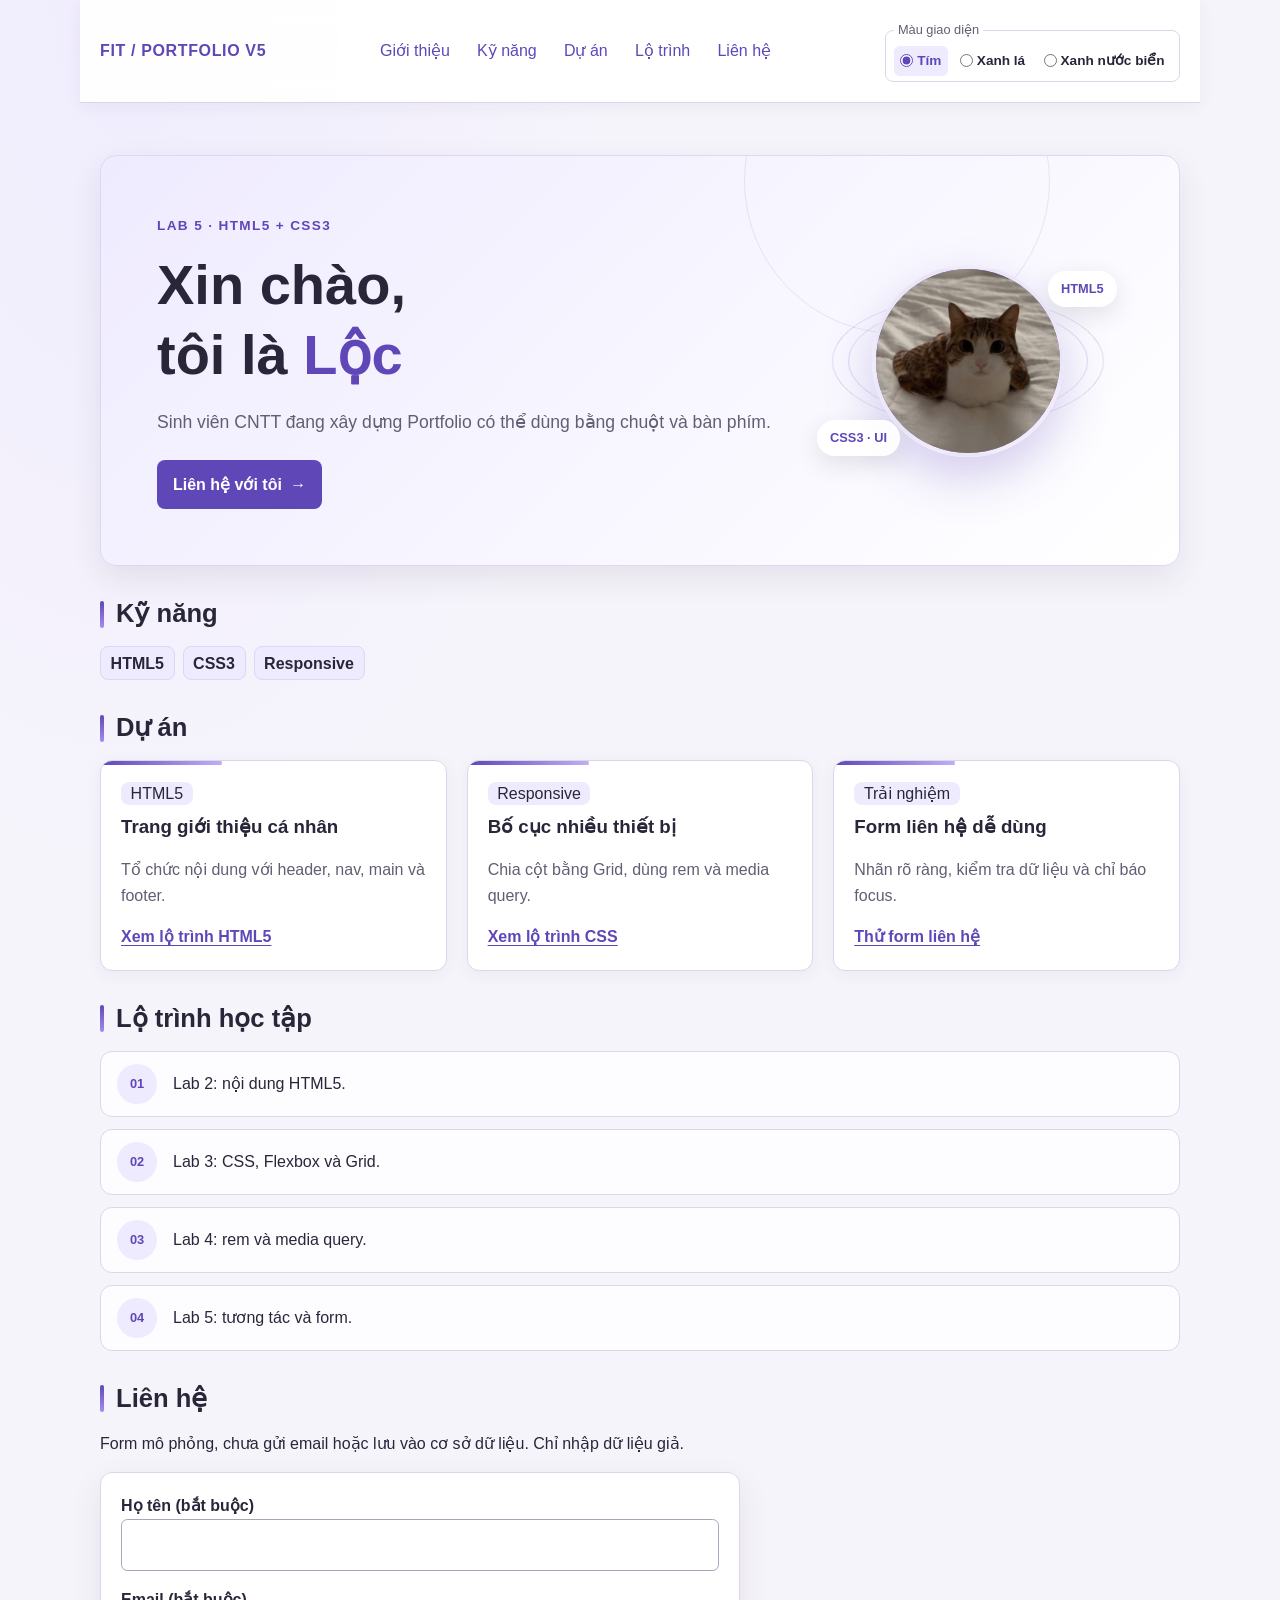
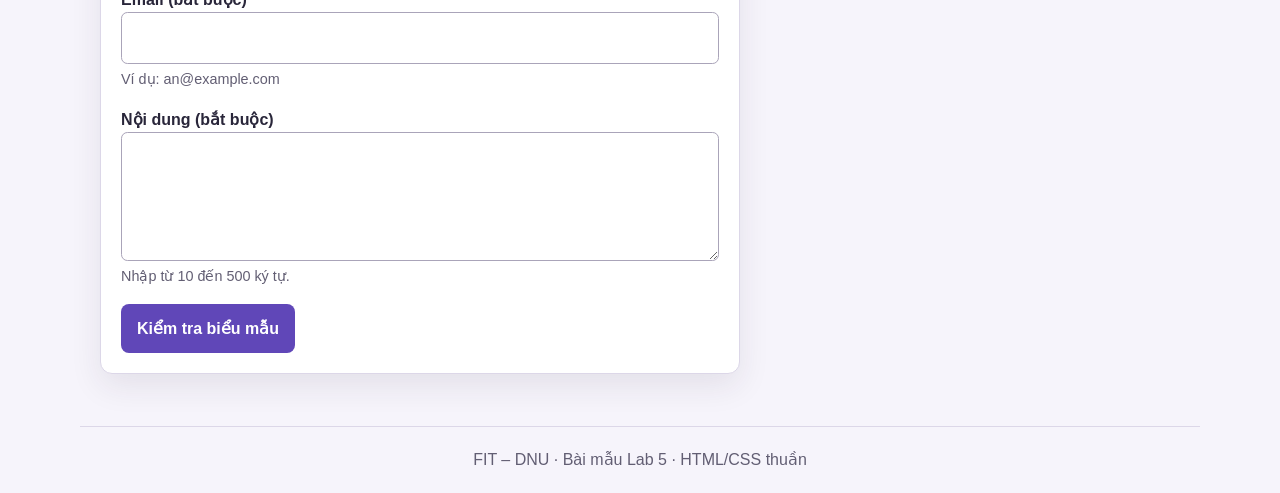
<file: index.html>
<!doctype html>
<html lang="vi">

<head>
    <meta charset="utf-8">
    <meta name="viewport" content="width=device-width,initial-scale=1">
    <title>Lab 5 · Portfolio thực hành</title>
    <link rel="stylesheet" href="style.css">
</head>

<body>
    <header><a class="brand" href="#gioi-thieu">FIT / PORTFOLIO V5</a>
        <nav class="menu" aria-label="Điều hướng chính">
            <a href="#gioi-thieu">Giới thiệu</a><a href="#ky-nang">Kỹ năng</a>
            <a href="#du-an">Dự án</a><a href="#lo-trinh">Lộ trình</a><a href="#lien-he">Liên hệ</a>
        </nav>
        <fieldset class="theme-picker">
            <legend>Màu giao diện</legend>
            <label><input id="theme-purple" type="radio" name="theme" checked> Tím</label>
            <label><input id="theme-green" type="radio" name="theme"> Xanh lá</label>
            <label><input id="theme-blue" type="radio" name="theme"> Xanh nước biển</label>
        </fieldset>
    </header>
    <main>
        <section class="hero" id="gioi-thieu">
            <div class="hero-copy">
                <span>LAB 5 · HTML5 + CSS3</span>
                <h1>Xin chào,<br>tôi là <span class="hero-name">Lộc</span></h1>
                <p>Sinh viên CNTT đang xây dựng Portfolio có thể dùng bằng chuột và bàn phím.</p>
                <a class="button" href="#lien-he">Liên hệ với tôi <span aria-hidden="true">→</span></a>
            </div>
            <div class="hero-art">
                <span class="hero-orbit hero-orbit-one" aria-hidden="true"></span>
                <span class="hero-orbit hero-orbit-two" aria-hidden="true"></span>
                <span class="hero-initial">
                    <img class="hero-photo" src="images/avatar.jpg" alt="Ảnh đại diện minh họa">
                </span>
                <span class="hero-chip hero-chip-top">HTML5</span>
                <span class="hero-chip hero-chip-bottom">CSS3 · UI</span>
            </div>
        </section>
        <section id="ky-nang">
            <h2>Kỹ năng</h2>
            <ul class="skills">
                <li>HTML5</li>
                <li>CSS3</li>
                <li>Responsive</li>
            </ul>
        </section>
        <section id="du-an">
            <h2>Dự án</h2>
            <div class="project-grid">
                <article class="card"><span class="tag">HTML5</span>
                    <h3>Trang giới thiệu cá nhân</h3>
                    <p>Tổ chức nội dung với header, nav, main và footer.</p><a href="#lo-trinh">Xem lộ trình HTML5</a>
                </article>
                <article class="card"><span class="tag">Responsive</span>
                    <h3>Bố cục nhiều thiết bị</h3>
                    <p>Chia cột bằng Grid, dùng rem và media query.</p><a href="#lo-trinh">Xem lộ trình CSS</a>
                </article>
                <article class="card"><span class="tag">Trải nghiệm</span>
                    <h3>Form liên hệ dễ dùng</h3>
                    <p>Nhãn rõ ràng, kiểm tra dữ liệu và chỉ báo focus.</p><a href="#lien-he">Thử form liên hệ</a>
                </article>
            </div>
        </section>
        <section class="journey" id="lo-trinh">
            <h2>Lộ trình học tập</h2>
            <ol>
                <li><span class="journey-step">01</span><span>Lab 2: nội dung HTML5.</span></li>
                <li><span class="journey-step">02</span><span>Lab 3: CSS, Flexbox và Grid.</span></li>
                <li><span class="journey-step">03</span><span>Lab 4: rem và media query.</span></li>
                <li><span class="journey-step">04</span><span>Lab 5: tương tác và form.</span></li>
            </ol>
        </section>
        <section id="lien-he">
            <h2>Liên hệ</h2>
            <p>Form mô phỏng, chưa gửi email hoặc lưu vào cơ sở dữ liệu. Chỉ nhập dữ liệu giả.</p>
            <form action="ket-qua.html" method="get">
                <div class="form-field">
                    <label for="fullname">Họ tên (bắt buộc)</label><!-- 4.1 -->
                    <input id="fullname" name="fullname" type="text" autocomplete="name" required
                        minlength="2"><!-- 4.4 -->
                </div>
                <div class="form-field"><label for="email">Email (bắt buộc)</label>
                    <input id="email" name="email" type="email" required autocomplete="email"
                        aria-describedby="email-help"><!-- 4.2; 4.3 -->
                    <p class="help" id="email-help">Ví dụ: an@example.com</p>
                </div>
                <div class="form-field"><label for="message">Nội dung (bắt buộc)</label>
                    <textarea id="message" name="message" rows="4" required minlength="10" maxlength="500"
                        aria-describedby="message-help"></textarea><!-- 4.5; 4.6; 4.7 -->
                    <p class="help" id="message-help">Nhập từ 10 đến 500 ký tự.</p> 
                </div>
                <button class="button" type="submit">Kiểm tra biểu mẫu</button><!-- 4.8 -->
            </form>
        </section>
    </main>
    <footer>FIT – DNU · Bài mẫu Lab 5 · HTML/CSS thuần</footer>
</body>

</html>
</file>
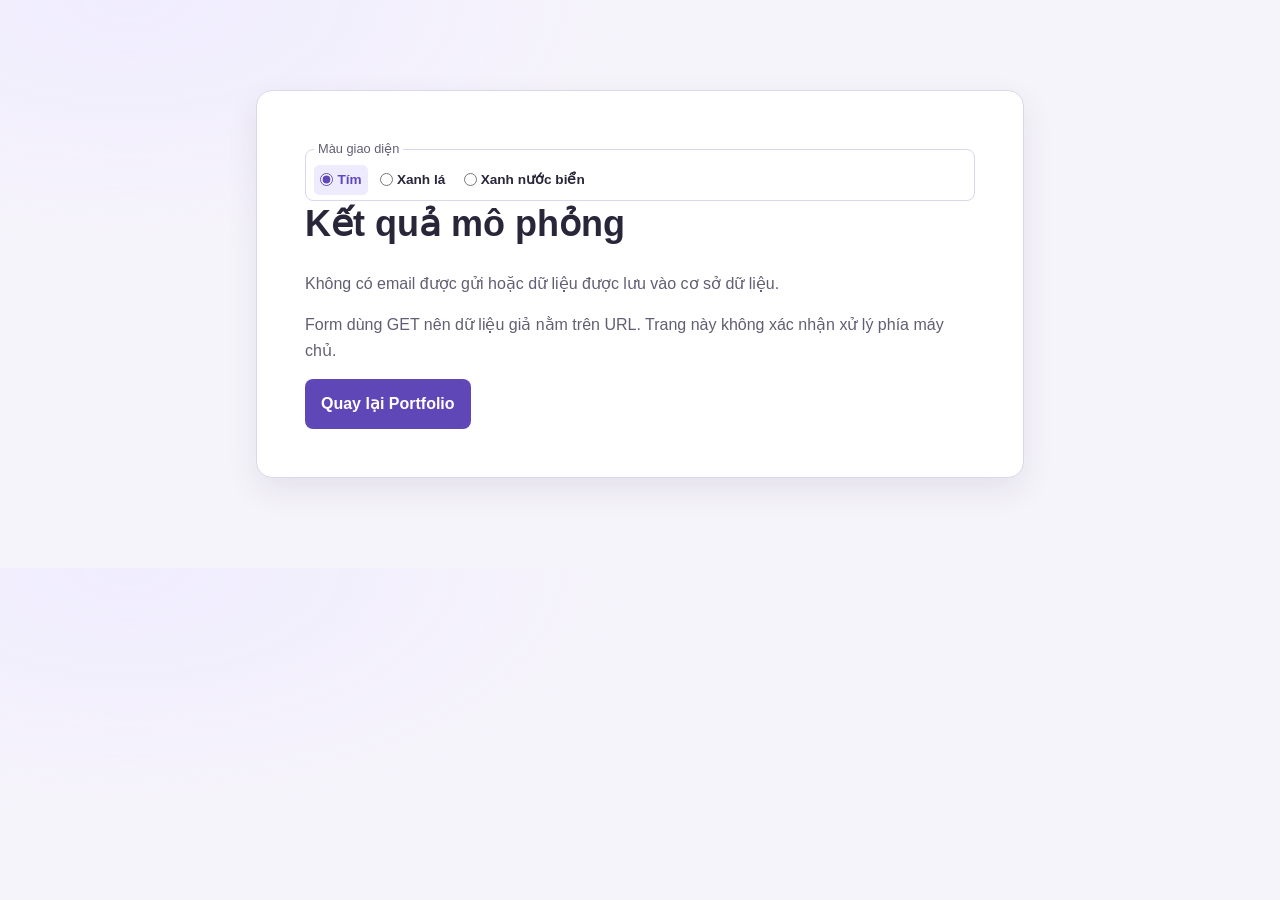
<file: ket-qua.html>
<!doctype html>
<html lang="vi">

<head>
    <meta charset="utf-8">
    <meta name="viewport" content="width=device-width,initial-scale=1">
    <title>Kết quả mô phỏng</title>
    <link rel="stylesheet" href="style.css">
</head>

<body>
    <main class="result-page">
        <fieldset class="theme-picker">
            <legend>Màu giao diện</legend>
            <label><input id="theme-purple" type="radio" name="theme" checked> Tím</label>
            <label><input id="theme-green" type="radio" name="theme"> Xanh lá</label>
            <label><input id="theme-blue" type="radio" name="theme"> Xanh nước biển</label>
        </fieldset>
        <h1>Kết quả mô phỏng</h1>
        <p>Không có email được gửi hoặc dữ liệu được lưu vào cơ sở dữ liệu.</p>
        <p>Form dùng GET nên dữ liệu giả nằm trên URL. Trang này không xác nhận xử lý phía máy chủ.</p><a
            href="index.html#lien-he" class="button">Quay lại Portfolio</a>
    </main>
</body>

</html>
</file>
<file: style.css>
/* LAB 5: chi thay cac o trong co ma 1.1 den 5.6.
   Base responsive tu Lab 4 da hoan thanh. Khong xoa @media. */
:root {
  --bg: #f6f4fb;
  --bg-glow: rgb(239 235 255 / 85%);
  --text: #29263a;
  --primary: #6047b8;
  --primary-rgb: 96 71 184;
  --hover: #49358f;
  --soft: #efebff;
  --focus: #a64b2a;
  --line: #dcd7e8;
  --soft-border: #ded5f7;
  --hero-border: #ded5f7;
  --primary-light: #a58af0;
  --card-accent: #c1aef5;
  --input-border: #aaa4b9;
  --hover-border: #b7a8e7;
  --text-rgb: 41 38 58;
  --surface: #fff;
  --muted: #625e73;
  --shadow: 0 0.75rem 2rem rgb(var(--text-rgb) / 9%);
}

body:has(#theme-green:checked) {
  --bg: #f3f8f4;
  --bg-glow: rgb(232 245 236 / 85%);
  --text: #26372b;
  --primary: #287a45;
  --primary-rgb: 40 122 69;
  --hover: #1e6035;
  --soft: #e8f5ec;
  --focus: #a64b2a;
  --line: #cbdccc;
  --soft-border: #cde5d3;
  --hero-border: #cde5d3;
  --primary-light: #7bb98d;
  --card-accent: #a9d6b3;
  --input-border: #91a997;
  --hover-border: #9cc9a7;
  --text-rgb: 38 55 43;
  --muted: #536b59;
}

body:has(#theme-blue:checked) {
  --bg: #f1f7fb;
  --bg-glow: rgb(226 241 250 / 85%);
  --text: #223541;
  --primary: #176b9a;
  --primary-rgb: 23 107 154;
  --hover: #105274;
  --soft: #e5f2fa;
  --focus: #a64b2a;
  --line: #c8dce8;
  --soft-border: #c9e2f1;
  --hero-border: #c9e2f1;
  --primary-light: #79b8dc;
  --card-accent: #a8d5ee;
  --input-border: #8da7b7;
  --hover-border: #91c4df;
  --text-rgb: 34 53 65;
  --muted: #526977;
}

* {
  box-sizing: border-box;
}

html {
  font-size: 100%;
}

body {
  margin: 0;
  font-family: Arial, sans-serif;
  line-height: 1.6;
  color: var(--text);
  background:
    radial-gradient(ellipse at 10% 0%, var(--bg-glow), transparent 32rem),
    var(--bg);
}

a {
  color: var(--primary);
  text-underline-offset: 0.2em;
}

h1,
h2,
h3 {
  line-height: 1.25;
}

h1 {
  font-size: 2.25rem;
}

h2 {
  font-size: 1.6rem;
}

header,
main,
footer {
  max-width: 70rem;
  margin: auto;
  padding: 1.25rem;
}

header {
  position: sticky;
  top: 0;
  z-index: 2;
  background: rgb(255 255 255 / 94%);
  border-bottom: 1px solid var(--line);
  box-shadow: 0 0.25rem 1rem rgb(var(--text-rgb) / 5%);
  display: flex;
  flex-wrap: wrap;
  align-items: center;
  justify-content: space-between;
  gap: 1rem;
  backdrop-filter: blur(0.75rem);
}

.brand {
  font-weight: bold;
  text-decoration: none;
  letter-spacing: 0.04em;
}

.theme-picker {
  display: flex;
  flex-wrap: wrap;
  align-items: center;
  gap: .35rem;
  margin: 0;
  padding: .35rem .5rem;
  border: 1px solid var(--line);
  border-radius: .5rem;
  background: var(--surface);
}

.theme-picker legend {
  padding-inline: .25rem;
  color: var(--muted);
  font-size: .8rem;
}

.theme-picker label {
  display: inline-flex;
  align-items: center;
  gap: .25rem;
  padding: .25rem .4rem;
  border-radius: .35rem;
  color: var(--text);
  cursor: pointer;
  font-size: .85rem;
}

.theme-picker label:has(input:checked) {
  background: var(--soft);
  color: var(--primary);
}

.theme-picker input {
  width: auto;
  margin: 0;
  accent-color: var(--primary);
}

.menu {
  display: flex;
  flex-wrap: wrap;
  gap: .5rem;
}

.menu a {
  display: inline-block;
  padding: .4rem .6rem;
  border-radius: .4rem;
  text-decoration: none;
  transition: background-color 180ms ease, color 180ms ease;
}

section {
  margin-block: 2rem;
  scroll-margin-top: 6rem;
}

section > h2 {
  position: relative;
  margin-bottom: 1rem;
  padding-left: 1rem;
}

section > h2::before {
  position: absolute;
  top: 0.1em;
  bottom: 0.1em;
  left: 0;
  width: 0.25rem;
  border-radius: 1rem;
  background: linear-gradient(var(--primary), var(--primary-light));
  content: "";
}

.hero {
  position: relative;
  overflow: hidden;
  display: grid;
  grid-template-columns: minmax(0, 1.35fr) minmax(14rem, 0.65fr);
  align-items: center;
  gap: 1rem;
  background: linear-gradient(135deg, var(--soft) 0%, #fff 100%);
  border: 1px solid var(--hero-border);
  padding: clamp(1.5rem, 5vw, 3.5rem);
  border-radius: 1rem;
  box-shadow: var(--shadow);
  isolation: isolate;
}

.hero::before {
  position: absolute;
  z-index: -1;
  top: -8rem;
  right: 12%;
  width: 19rem;
  aspect-ratio: 1;
  border: 1px solid rgb(var(--primary-rgb) / 12%);
  border-radius: 50%;
  content: "";
}

.hero-copy {
  position: relative;
  z-index: 1;
}

.hero-copy > span {
  display: inline-block;
  color: var(--primary);
  font-size: 0.85rem;
  font-weight: bold;
  letter-spacing: 0.1em;
}

.hero h1 {
  max-width: 16ch;
  margin-block: 0.75rem;
  font-size: clamp(2.25rem, 7vw, 3.5rem);
  animation: rise-in 650ms both;
}

.hero-name {
  color: var(--primary);
}

.hero p {
  max-width: 42rem;
  margin-bottom: 1.5rem;
  color: var(--muted);
  font-size: 1.1rem;
}

.hero-art {
  position: relative;
  display: grid;
  min-height: 16rem;
  place-items: center;
  animation: float-in 700ms 100ms both;
}

.hero-initial {
  z-index: 1;
  display: grid;
  width: clamp(8rem, 18vw, 12rem);
  aspect-ratio: 1;
  place-items: center;
  overflow: hidden;
  border: 0.3rem solid rgb(255 255 255 / 85%);
  border-radius: 50%;
  background: linear-gradient(145deg, var(--primary), var(--primary-light));
  box-shadow: 0 1.25rem 3rem rgb(var(--primary-rgb) / 25%);
  animation: photo-float 5s ease-in-out 800ms infinite;
}

.hero-photo {
  display: block;
  width: 100%;
  height: 100%;
  object-fit: cover;
  object-position: center;
}

.hero-orbit {
  position: absolute;
  width: 15rem;
  aspect-ratio: 1;
  border: 1px solid rgb(var(--primary-rgb) / 22%);
  border-radius: 50%;
}

.hero-orbit-one {
  transform: rotateX(62deg) rotate(-25deg);
}

.hero-orbit-two {
  width: 17rem;
  transform: rotateX(62deg) rotate(45deg);
}

.hero-chip {
  position: absolute;
  z-index: 2;
  padding: 0.4rem 0.75rem;
  border: 1px solid rgb(255 255 255 / 80%);
  border-radius: 999px;
  background: rgb(255 255 255 / 90%);
  box-shadow: 0 0.5rem 1.5rem rgb(var(--text-rgb) / 12%);
  color: var(--primary);
  font-size: 0.8rem;
  font-weight: bold;
}

.hero-chip-top {
  top: 15%;
  right: 2%;
}

.hero-chip-bottom {
  bottom: 13%;
  left: 1%;
}

.skills {
  display: flex;
  flex-wrap: wrap;
  gap: .5rem;
  padding: 0;
  list-style: none;
}

.skills li,
.tag {
  background: var(--soft);
  padding: .2rem .6rem;
  border-radius: .5rem;
}

.skills li {
  border: 1px solid var(--soft-border);
  font-weight: bold;
}

.project-grid {
  display: grid;
  grid-template-columns: 1fr;
  gap: 1.25rem;
}

.card {
  position: relative;
  min-width: 0;
  overflow: hidden;
  border: 1px solid var(--line);
  border-radius: .75rem;
  padding: 1.25rem;
  background: var(--surface);
  overflow-wrap: anywhere;
  box-shadow: 0 0.25rem 1rem rgb(var(--text-rgb) / 5%);
}

.card::before {
  position: absolute;
  inset: 0 0 auto;
  height: 0.25rem;
  background: linear-gradient(90deg, var(--primary), var(--card-accent));
  content: "";
  transform: scaleX(0.35);
  transform-origin: left;
  transition: transform 220ms ease;
}

.card h3 {
  margin-top: .5rem;
}

.card p {
  color: var(--muted);
}

.card a {
  display: inline-block;
  font-weight: bold;
}

.button {
  display: inline-block;
  padding: .75rem 1rem;
  border: 0;
  background: var(--primary);
  color: white;
  border-radius: .5rem;
  cursor: pointer;
  text-decoration: none;
  font-weight: bold;
  transition: background-color 180ms ease, /* 2.1; 2.2; 2.3 */
    transform 180ms ease;
}

.button span {
  display: inline-block;
  margin-left: 0.25rem;
  transition: transform 180ms ease;
}

.button:hover span {
  transform: translateX(0.2rem);
}

.journey ol {
  display: grid;
  gap: 0.75rem;
  margin: 0;
  padding: 0;
  list-style: none;
}

.journey li {
  display: flex;
  align-items: center;
  gap: 1rem;
  padding: 0.75rem 1rem;
  border: 1px solid var(--line);
  border-radius: 0.75rem;
  background: rgb(255 255 255 / 75%);
  transition: border-color 180ms ease, transform 180ms ease;
}

.journey li:hover {
  transform: translateX(0.25rem);
  border-color: var(--primary);
}

.journey-step {
  display: grid;
  width: 2.5rem;
  aspect-ratio: 1;
  flex: 0 0 auto;
  place-items: center;
  border-radius: 50%;
  background: var(--soft);
  color: var(--primary);
  font-size: 0.8rem;
  font-weight: bold;
}

form {
  max-width: 40rem;
  background: var(--surface);
  border: 1px solid var(--line);
  border-radius: .75rem;
  padding: 1.25rem;
  box-shadow: var(--shadow);
}

.form-field {
  margin-bottom: 1rem;
}

label {
  display: block;
  font-weight: bold;
}

.help {
  font-size: .9rem;
  margin: .25rem 0 0;
  color: var(--muted);
}

input,
textarea {
  display: block;
  border: 1px solid var(--input-border);
  border-radius: .4rem;
  background: var(--surface);
  color: var(--text);
  transition: border-color 180ms ease, box-shadow 180ms ease;
}

input:hover,
textarea:hover {
  border-color: var(--primary);
}

textarea {
  min-height: 8rem;
}

footer {
  border-top: 1px solid var(--line);
  color: var(--muted);
  text-align: center;
}

@media (min-width:48rem) {
  .project-grid {
    grid-template-columns: repeat(2, minmax(0, 1fr));
  }
}

@media (min-width:64rem) {
  .project-grid {
    grid-template-columns: repeat(3, minmax(0, 1fr));
  }
}

/* NHIEM VU 1: focus va menu. Khong xoa outline mac dinh. */
a:focus-visible,
/* 1.1 */
button:focus-visible,
input:focus-visible,
textarea:focus-visible {
  outline-style: solid;
  /* 1.2 */
  outline-width: 0.1875rem;
  /* 1.3 */
  outline-color: var(--focus);
  /* 1.4 */
  outline-offset: 0.1875rem;
  /* 1.5 */
}

.menu a:hover {
  background: var(--soft);
  color: var(--hover);
}

/* 1.6 */
/* NHIEM VU 2: button */
.button:hover {
  background: var(--hover);
}

/* 2.4 */
.button:active{
  /* 2.5 */
  transform: translateY(0.0625rem);
  /* 2.6 */
}

/* NHIEM VU 3: card va link */
.card {
  transition: transform 180ms ease, box-shadow 180ms ease; /* 3.1 */
}

/* 3.2 */
.card:hover {
  /* 3.3 */
  transform: translateY(-0.25rem);
  box-shadow: var(--shadow);
  border-color: var(--hover-border);
}

.card:hover::before {
  transform: scaleX(1);
  /* 3.4; 3.5 */
}

.card:focus-within {
  transform: translateY(-0.25rem);
  box-shadow: var(--shadow);
}

/* 3.6 */
/* NHIEM VU 4 nam trong index.html. */
/* NHIEM VU 5: form */
input,
textarea {
  width: 100%;
  /* 5.1 */
  box-sizing: border-box;
  /* 5.2 */
  padding: 0.75rem;
  /* 5.3 */
  min-width: 0;
  /* 5.4 */
}

textarea {
  resize: vertical;
}

/* 5.5 */
input,
textarea,
button {
  font: inherit;
}

/* 5.6 */
main > h1 {
  margin-top: 1rem;
}

main > p {
  max-width: 48rem;
}

.result-page {
  max-width: 48rem;
  margin-block: clamp(2rem, 10vh, 6rem);
  padding: clamp(1.5rem, 5vw, 3rem);
  background: var(--surface);
  border: 1px solid var(--line);
  border-radius: 1rem;
  box-shadow: var(--shadow);
}

.result-page h1 {
  margin-top: 0;
}

.result-page p {
  color: var(--muted);
}

@media (max-width: 36rem) {
  header,
  main,
  footer {
    padding: 1rem;
  }

  header {
    position: static;
  }

  .menu {
    gap: 0.25rem;
  }

  .menu a {
    padding: 0.35rem 0.45rem;
  }

  form {
    padding: 1rem;
  }

  .hero {
    grid-template-columns: 1fr;
  }

  .hero-art {
    min-height: 13rem;
  }

  .hero-initial {
    width: 8rem;
  }

  .hero-orbit {
    width: 12rem;
  }

  .hero-orbit-two {
    width: 14rem;
  }
}

@media (prefers-reduced-motion: reduce) {
  *,
  *::before,
  *::after {
    scroll-behavior: auto !important;
    transition-duration: 0.01ms !important;
    animation-duration: 0.01ms !important;
    animation-iteration-count: 1 !important;
  }

}

@keyframes rise-in {
  from {
    opacity: 0;
    transform: translateY(0.75rem);
  }

  to {
    opacity: 1;
    transform: translateY(0);
  }
}

@keyframes float-in {
  from {
    opacity: 0;
    transform: translateY(1rem) scale(0.96);
  }

  to {
    opacity: 1;
    transform: translateY(0) scale(1);
  }
}

@keyframes photo-float {
  0%,
  100% {
    transform: translateY(0);
    box-shadow: 0 1.25rem 3rem rgb(var(--primary-rgb) / 25%);
  }

  50% {
    transform: translateY(-0.45rem);
    box-shadow: 0 1.75rem 3.25rem rgb(var(--primary-rgb) / 22%);
  }
}
</file>
